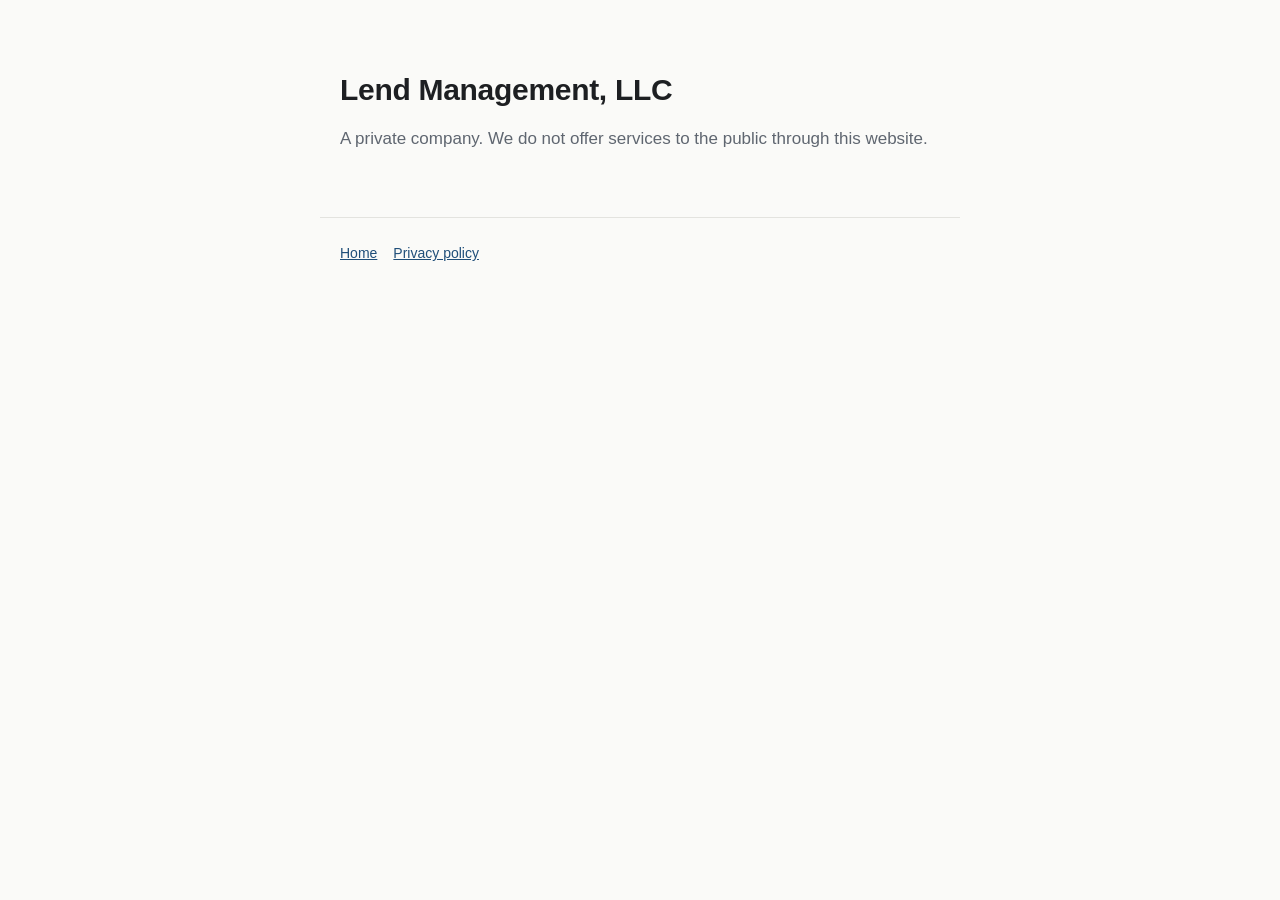
<file: index.html>
<!doctype html>
<html lang="en">
<head>
<meta charset="utf-8">
<meta name="viewport" content="width=device-width, initial-scale=1">
<title>Lend Management, LLC</title>
<meta name="description" content="Lend Management, LLC">
<meta name="robots" content="noindex">
<link rel="stylesheet" href="/style.css">
</head>
<body>
<main>
<h1>Lend Management, LLC</h1>
<p class="muted">A private company. We do not offer services to the public through this website.</p>
</main>
<footer><a href="/">Home</a><a href="/privacy">Privacy policy</a></footer>
</body>
</html>
</file>
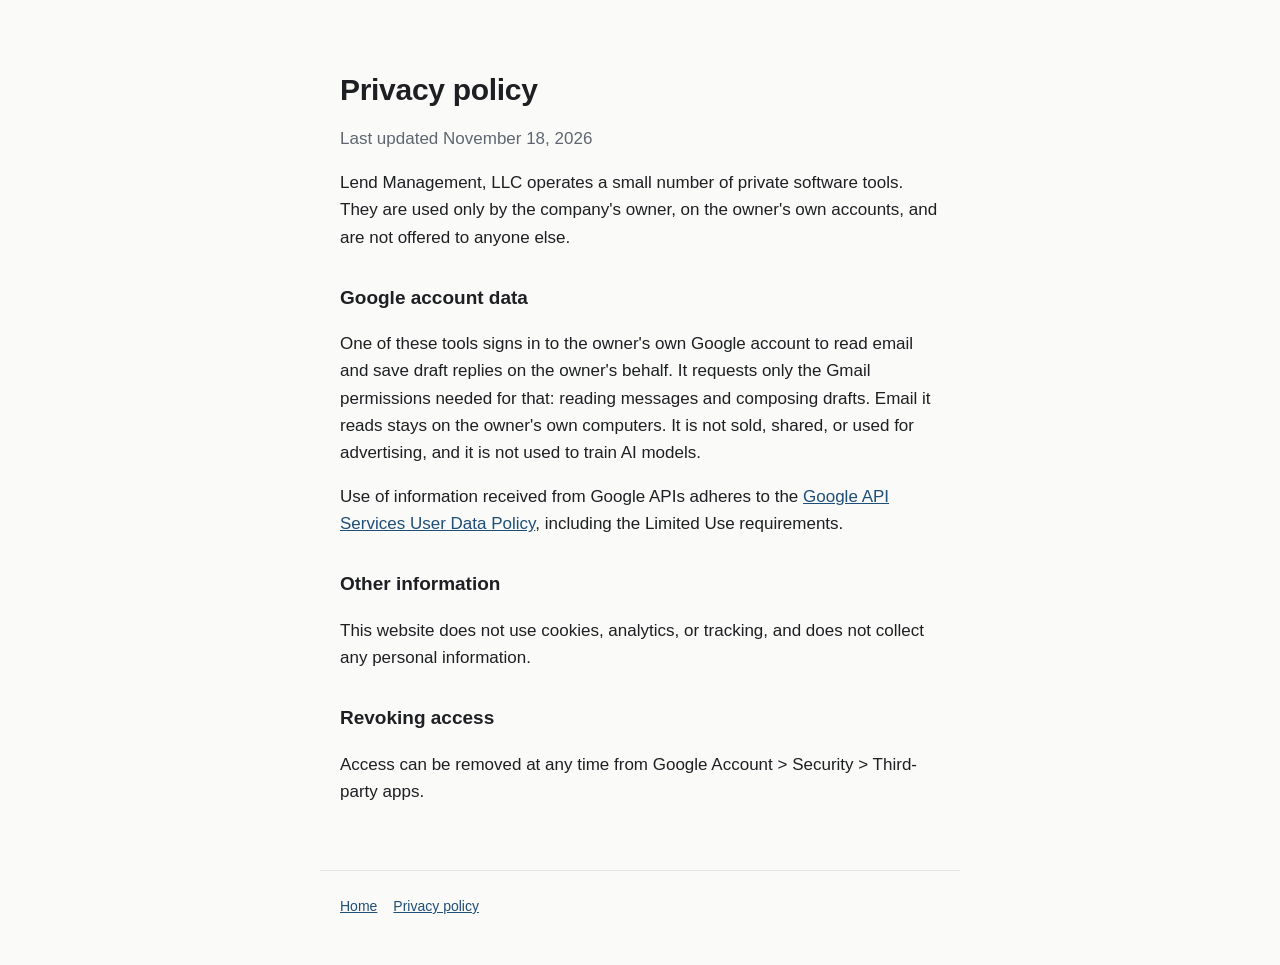
<file: privacy/index.html>
<!doctype html>
<html lang="en">
<head>
<meta charset="utf-8">
<meta name="viewport" content="width=device-width, initial-scale=1">
<title>Privacy policy</title>
<meta name="description" content="Privacy policy for Lend Management, LLC and its private tools.">
<meta name="robots" content="noindex">
<link rel="stylesheet" href="/style.css">
</head>
<body>
<main>
<h1>Privacy policy</h1>
<p class="muted">Last updated November 18, 2026</p>
<p>Lend Management, LLC operates a small number of private software tools. They are used only by the company's owner, on the owner's own accounts, and are not offered to anyone else.</p>
<h2>Google account data</h2>
<p>One of these tools signs in to the owner's own Google account to read email and save draft replies on the owner's behalf. It requests only the Gmail permissions needed for that: reading messages and composing drafts. Email it reads stays on the owner's own computers. It is not sold, shared, or used for advertising, and it is not used to train AI models.</p>
<p>Use of information received from Google APIs adheres to the <a href="https://developers.google.com/terms/api-services-user-data-policy">Google API Services User Data Policy</a>, including the Limited Use requirements.</p>
<h2>Other information</h2>
<p>This website does not use cookies, analytics, or tracking, and does not collect any personal information.</p>
<h2>Revoking access</h2>
<p>Access can be removed at any time from Google Account &gt; Security &gt; Third-party apps.</p>
</main>
<footer><a href="/">Home</a><a href="/privacy">Privacy policy</a></footer>
</body>
</html>
</file>
<file: style.css>
:root{--bg:#fafaf8;--fg:#1d1f22;--muted:#5f6670;--line:#e3e3df;--accent:#1f4e79}
@media (prefers-color-scheme:dark){:root{--bg:#141618;--fg:#e8e8e6;--muted:#9aa1aa;--line:#2a2d31;--accent:#8fb8de}}
*{box-sizing:border-box}html,body{margin:0;background:var(--bg);color:var(--fg)}
body{font:17px/1.6 -apple-system,BlinkMacSystemFont,"Segoe UI",Roboto,Helvetica,Arial,sans-serif}
main{max-width:640px;margin:0 auto;padding:72px 20px 48px}
h1{font-size:30px;line-height:1.2;margin:0 0 12px;letter-spacing:-.01em}
h2{font-size:19px;margin:32px 0 8px}
p,li{color:var(--fg)}.muted{color:var(--muted)}
a{color:var(--accent)}footer{max-width:640px;margin:0 auto;padding:24px 20px 48px;border-top:1px solid var(--line);color:var(--muted);font-size:14px}
footer a{margin-right:16px}
</file>
